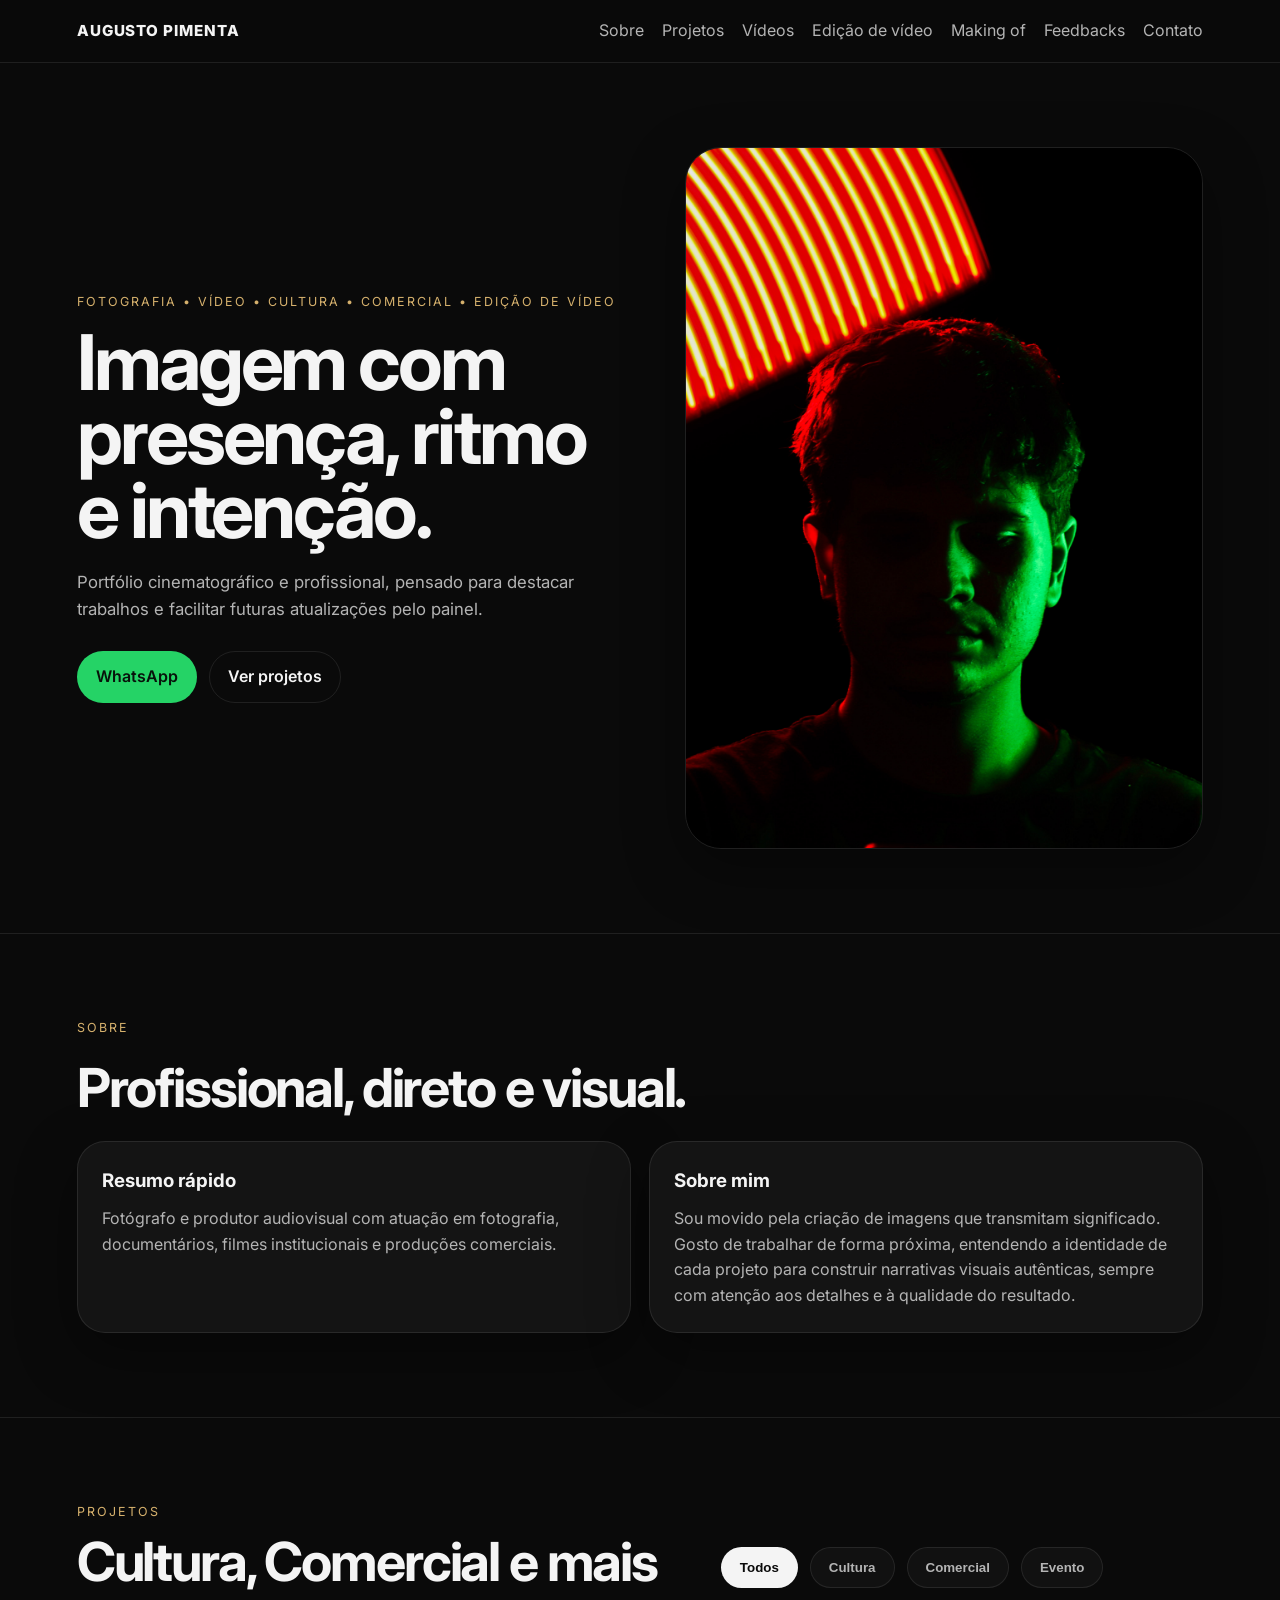
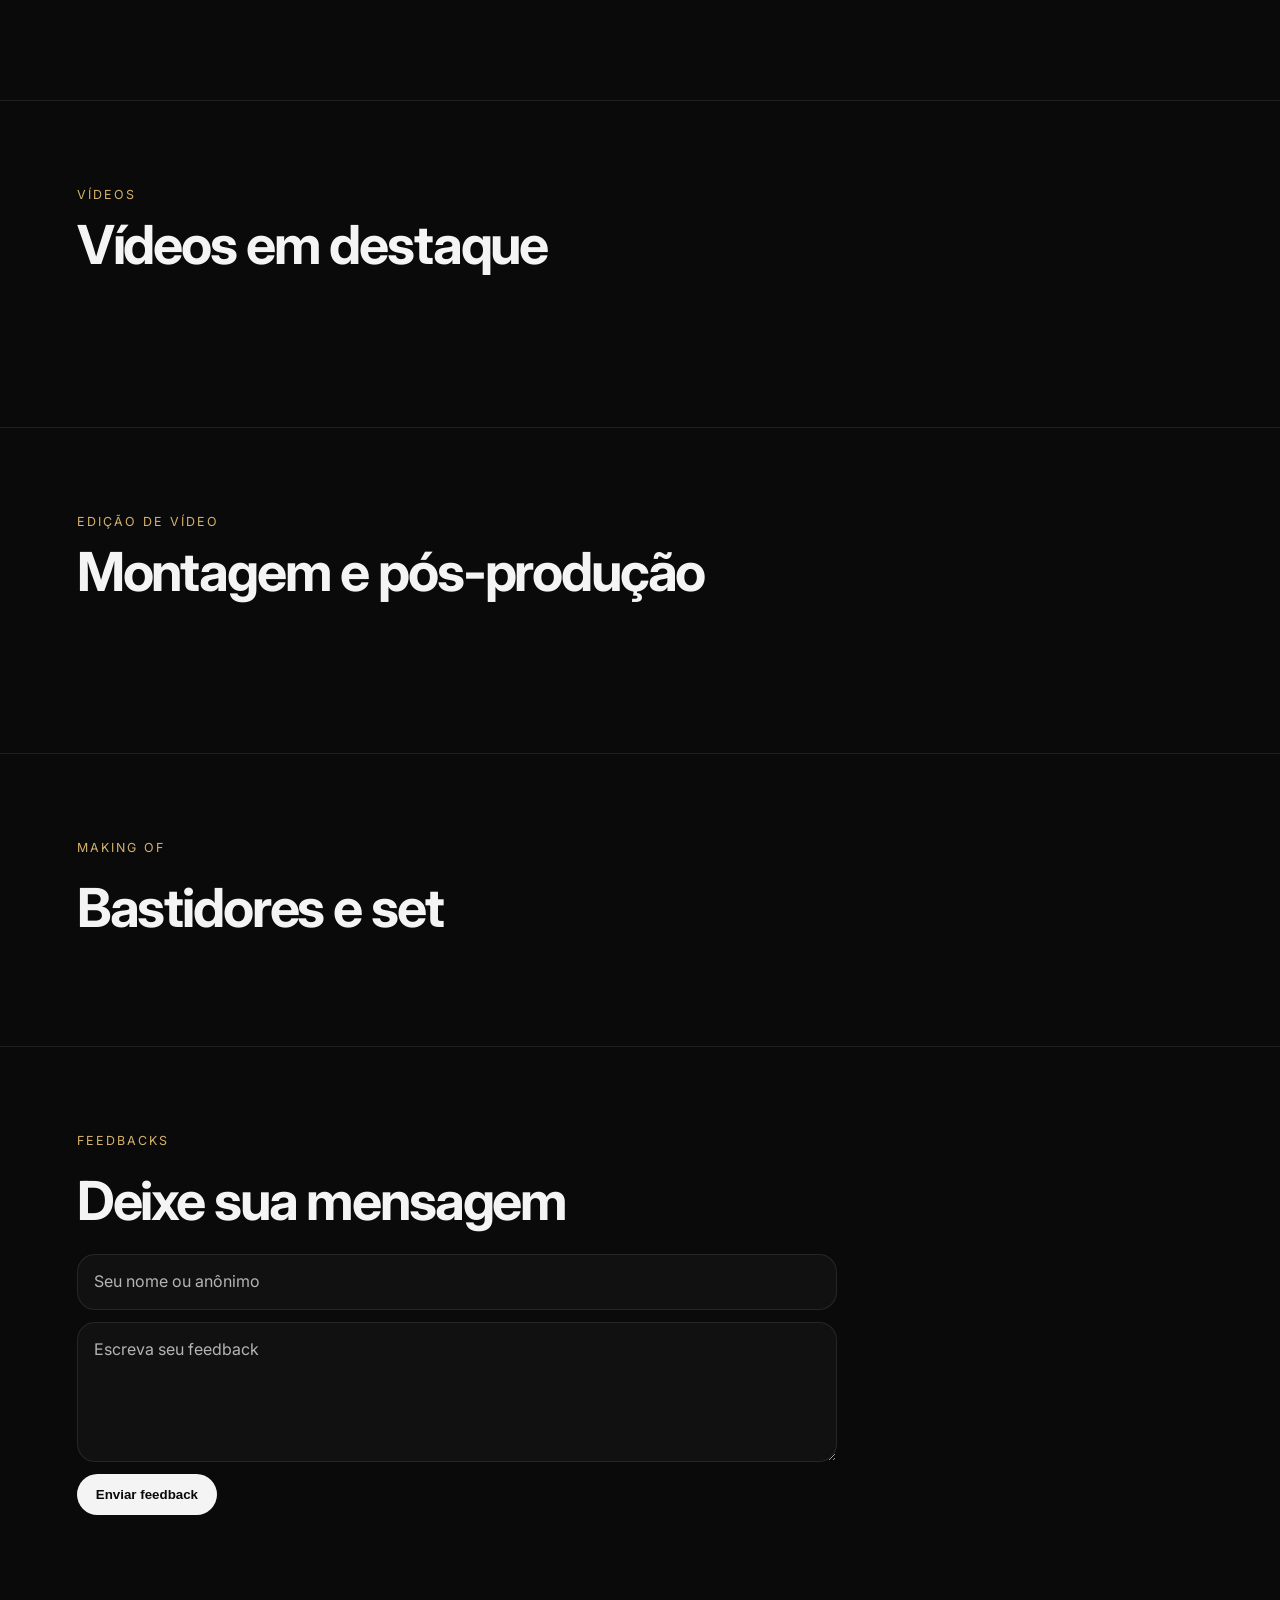
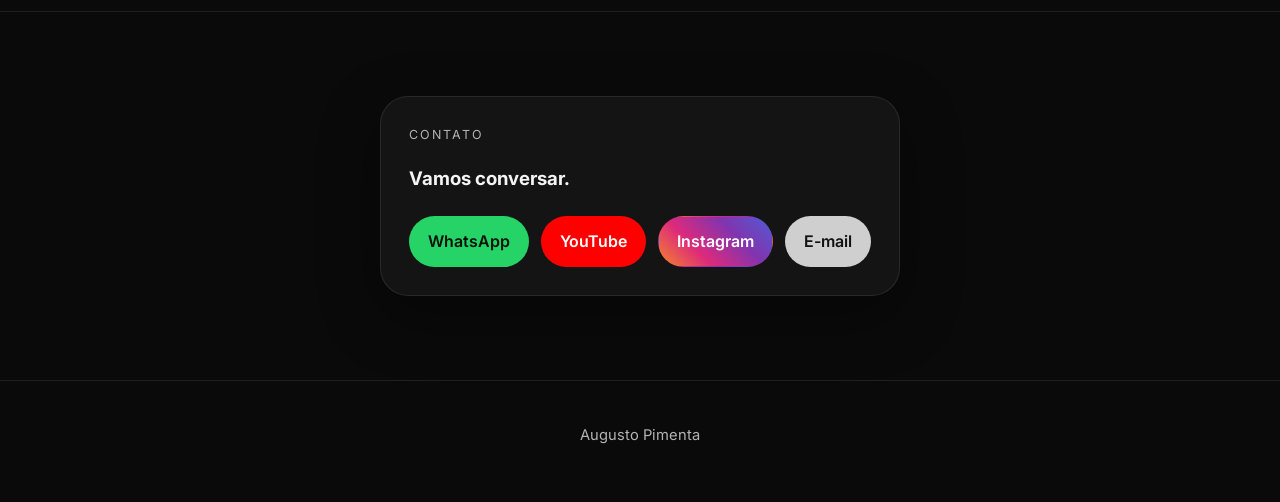
<file: index.html>
<!DOCTYPE html>
<html lang="pt-BR">
<head>
  <script src="https://identity.netlify.com/v1/netlify-identity-widget.js"></script>

  <meta charset="UTF-8" />
  <meta name="viewport" content="width=device-width, initial-scale=1.0" />
  <title>Augusto Pimenta | Fotografia e Vídeo</title>
  <meta name="description" content="Portfólio fotográfico e audiovisual de Augusto Pimenta. Cultura, comercial, vídeos, edição e making of." />
  <meta name="theme-color" content="#0a0a0a" />
  <link rel="preconnect" href="https://fonts.googleapis.com">
  <link rel="preconnect" href="https://fonts.gstatic.com" crossorigin>
  <link href="https://fonts.googleapis.com/css2?family=Inter:wght@300;400;500;600;700;800&display=swap" rel="stylesheet">
  <link rel="stylesheet" href="style.css" />
</head>
<body>
  <header class="header">
    <a class="logo" href="#home">Augusto Pimenta</a>

    <button class="menu-btn" aria-label="Abrir menu" aria-expanded="false" aria-controls="menu">
      <span></span>
      <span></span>
      <span></span>
    </button>

    <nav id="menu" class="menu">
      <a href="#sobre">Sobre</a>
      <a href="#projetos">Projetos</a>
      <a href="#videos">Vídeos</a>
      <a href="#edicoes">Edição de vídeo</a>
      <a href="#makingof">Making of</a>
      <a href="#feedbacks">Feedbacks</a>
      <a href="#contato">Contato</a>
    </nav>
  </header>

  <main>
    <section id="home" class="hero">
      <div class="hero-content">
        <p class="eyebrow">Fotografia • Vídeo • Cultura • Comercial • Edição de vídeo</p>
        <h1>Imagem com presença, ritmo e intenção.</h1>
        <p class="hero-text">Portfólio cinematográfico e profissional, pensado para destacar trabalhos e facilitar futuras atualizações pelo painel.</p>

        <div class="hero-actions">
          <a class="btn btn-light wa" href="https://wa.me/5528999917734" target="_blank" rel="noreferrer">WhatsApp</a>
          <a class="btn btn-outline" href="#projetos">Ver projetos</a>
        </div>
      </div>

      <div class="hero-image">
        <img src="foto.augusto.jpg" alt="Foto de Augusto Pimenta" />
      </div>
    </section>

    <section id="sobre" class="section">
      <div class="section-head">
        <p class="eyebrow">Sobre</p>
        <h2>Profissional, direto e visual.</h2>
      </div>

      <div class="about-grid">
        <article class="card">
          <h3>Resumo rápido</h3>
          <p>Fotógrafo e produtor audiovisual com atuação em fotografia, documentários, filmes institucionais e produções comerciais.</p>
        </article>

        <article class="card">
          <h3>Sobre mim</h3>
          <p>Sou movido pela criação de imagens que transmitam significado. Gosto de trabalhar de forma próxima, entendendo a identidade de cada projeto para construir narrativas visuais autênticas, sempre com atenção aos detalhes e à qualidade do resultado.</p>
        </article>
      </div>
    </section>

    <section id="projetos" class="section">
      <div class="section-head section-head-row">
        <div>
          <p class="eyebrow">Projetos</p>
          <h2>Cultura, Comercial e mais</h2>
        </div>

        <div class="filters" role="tablist" aria-label="Filtros de projetos">
  <button class="filter is-active" data-filter="all" type="button">Todos</button>
  <button class="filter" data-filter="cultura" type="button">Cultura</button>
  <button class="filter" data-filter="comercial" type="button">Comercial</button>
  <button class="filter" data-filter="evento" type="button">Evento</button>
</div>

      <div class="projects-grid" id="projectsGrid">
        <!-- Projetos carregados via CMS -->
      </div>
    </section>

    <section id="videos" class="section">
      <div class="section-head section-head-row">
        <div>
          <p class="eyebrow">Vídeos</p>
          <h2>Vídeos em destaque</h2>
        </div>
      </div>

      <div class="video-carousel">
        <button class="video-arrow left" type="button" id="videoPrev" aria-label="Voltar vídeos">←</button>
        <div class="video-track-wrap">
          <div class="video-track" id="videoTrack">
            <!-- Vídeos carregados via CMS -->
          </div>
        </div>
        <button class="video-arrow right" type="button" id="videoNext" aria-label="Avançar vídeos">→</button>
      </div>
    </section>

    <section id="edicoes" class="section">
      <div class="section-head section-head-row">
        <div>
          <p class="eyebrow">Edição de vídeo</p>
          <h2>Montagem e pós-produção</h2>
        </div>
      </div>

      <div class="video-carousel">
        <button class="video-arrow left" type="button" id="editPrev" aria-label="Voltar edições">←</button>
        <div class="video-track-wrap">
          <div class="video-track" id="editTrack">
            <!-- Edições carregadas via CMS -->
          </div>
        </div>
        <button class="video-arrow right" type="button" id="editNext" aria-label="Avançar edições">→</button>
      </div>
    </section>

    <section id="makingof" class="section">
      <div class="section-head">
        <p class="eyebrow">Making of</p>
        <h2>Bastidores e set</h2>
      </div>

      <div class="projects-grid" id="makingofGrid">
        <!-- Making of carregado via CMS -->
      </div>
    </section>

    <section id="feedbacks" class="section">
      <div class="section-head">
        <p class="eyebrow">Feedbacks</p>
        <h2>Deixe sua mensagem</h2>
      </div>

      <form class="feedback-form" id="feedbackForm">
        <input type="text" name="name" placeholder="Seu nome ou anônimo" required />
        <textarea name="message" placeholder="Escreva seu feedback" required></textarea>
        <button type="submit">Enviar feedback</button>
        <p id="feedbackStatus" class="feedback-status"></p>
      </form>
    </section>

    <section id="contato" class="section contact-section">
      <div class="contact-card">
        <p class="eyebrow">Contato</p>
        <h3>Vamos conversar.</h3>
        <div class="contact-links">
          <a class="wa" href="https://wa.me/5528999917734" target="_blank" rel="noreferrer">WhatsApp</a>
          <a class="yt" href="https://youtube.com/@oaugustopimenta?si=_Ea7dJoPPsUGE8cD" target="_blank" rel="noreferrer">YouTube</a>
          <a class="ig" href="https://www.instagram.com/augustopfotos?igsh=a29ldHF5aHIzNDR5" target="_blank" rel="noreferrer">Instagram</a>
          <a class="mail" href="mailto:oaugustopimenta@gmail.com">E-mail</a>
        </div>
      </div>
    </section>
  </main>

  <footer class="footer">
    <p>Augusto Pimenta</p>
  </footer>

  <script src="script.js"></script>

  <script>
  if (window.netlifyIdentity) {
    window.netlifyIdentity.on("init", function (user) {
      if (!user) {
        window.netlifyIdentity.on("login", function () {
          window.location.href = "/admin/";
        });
      }
    });
  }
</script>

</body>
</html>
</file>
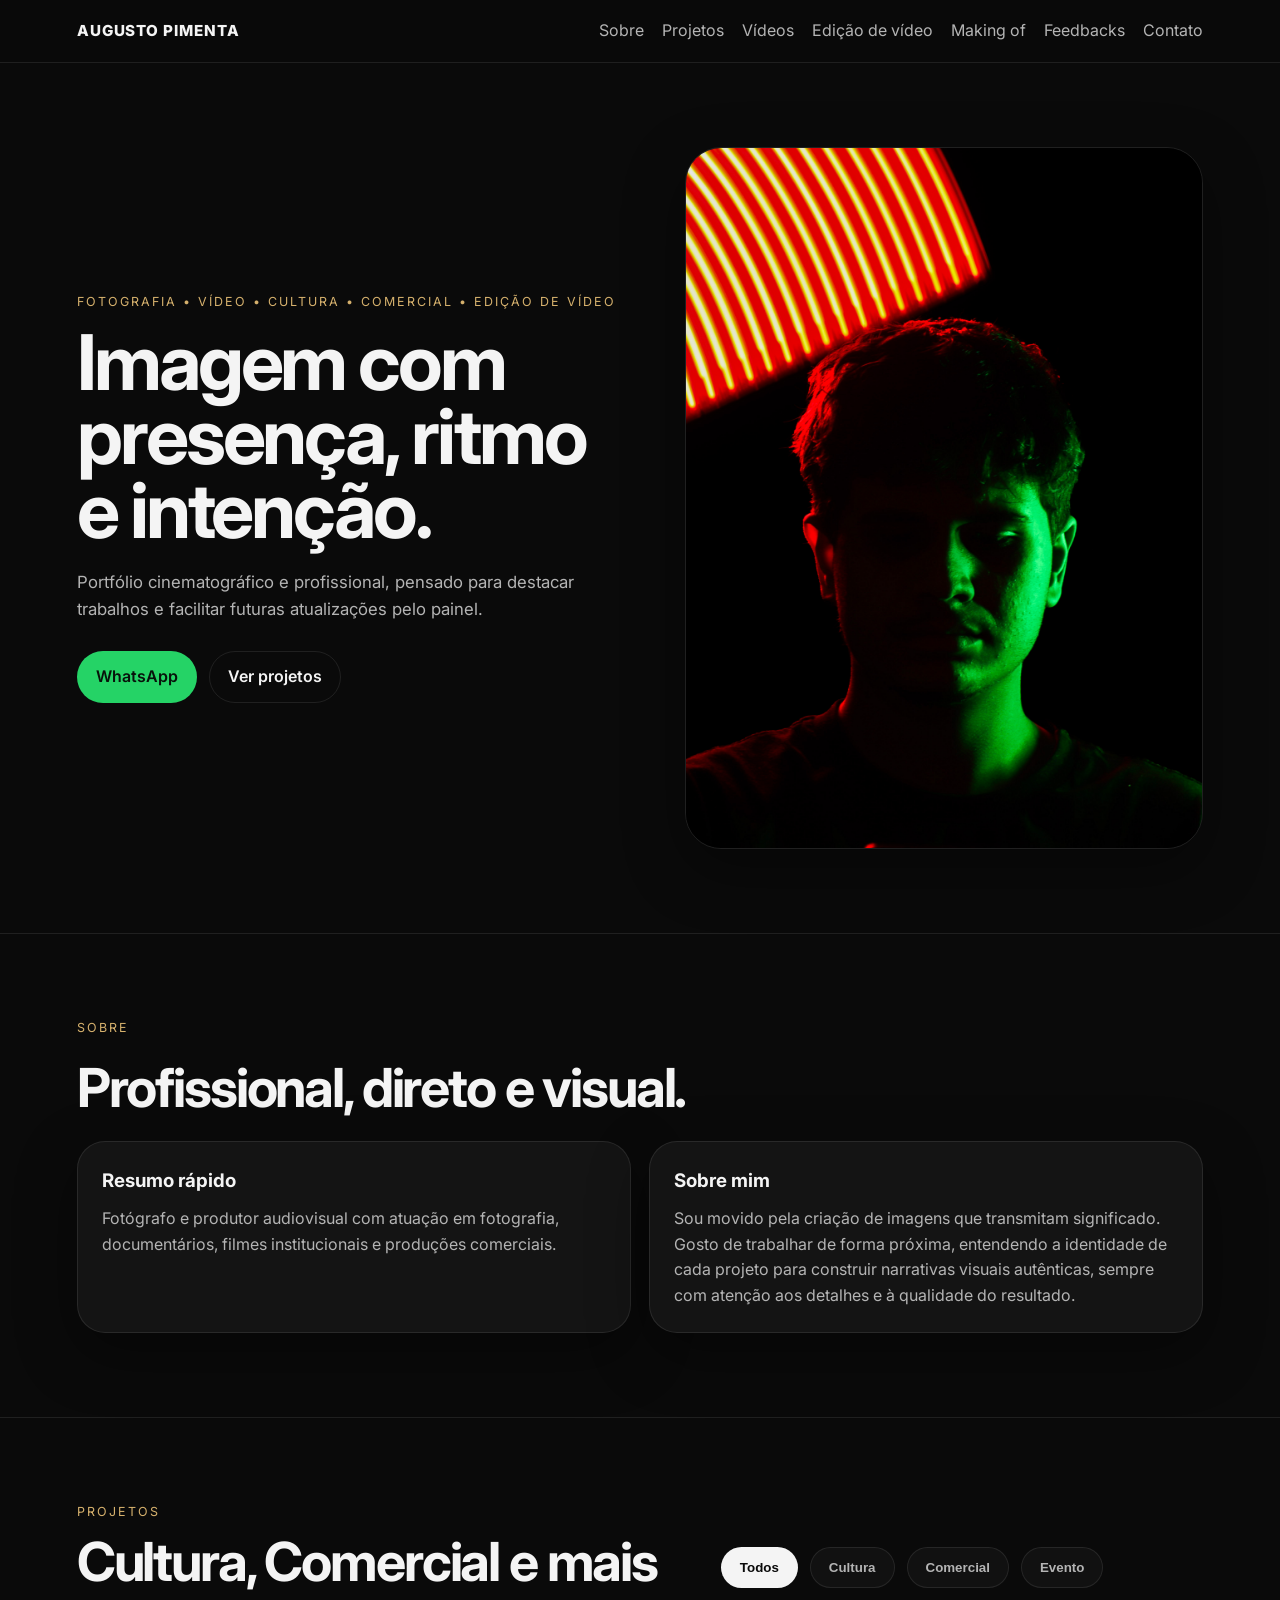
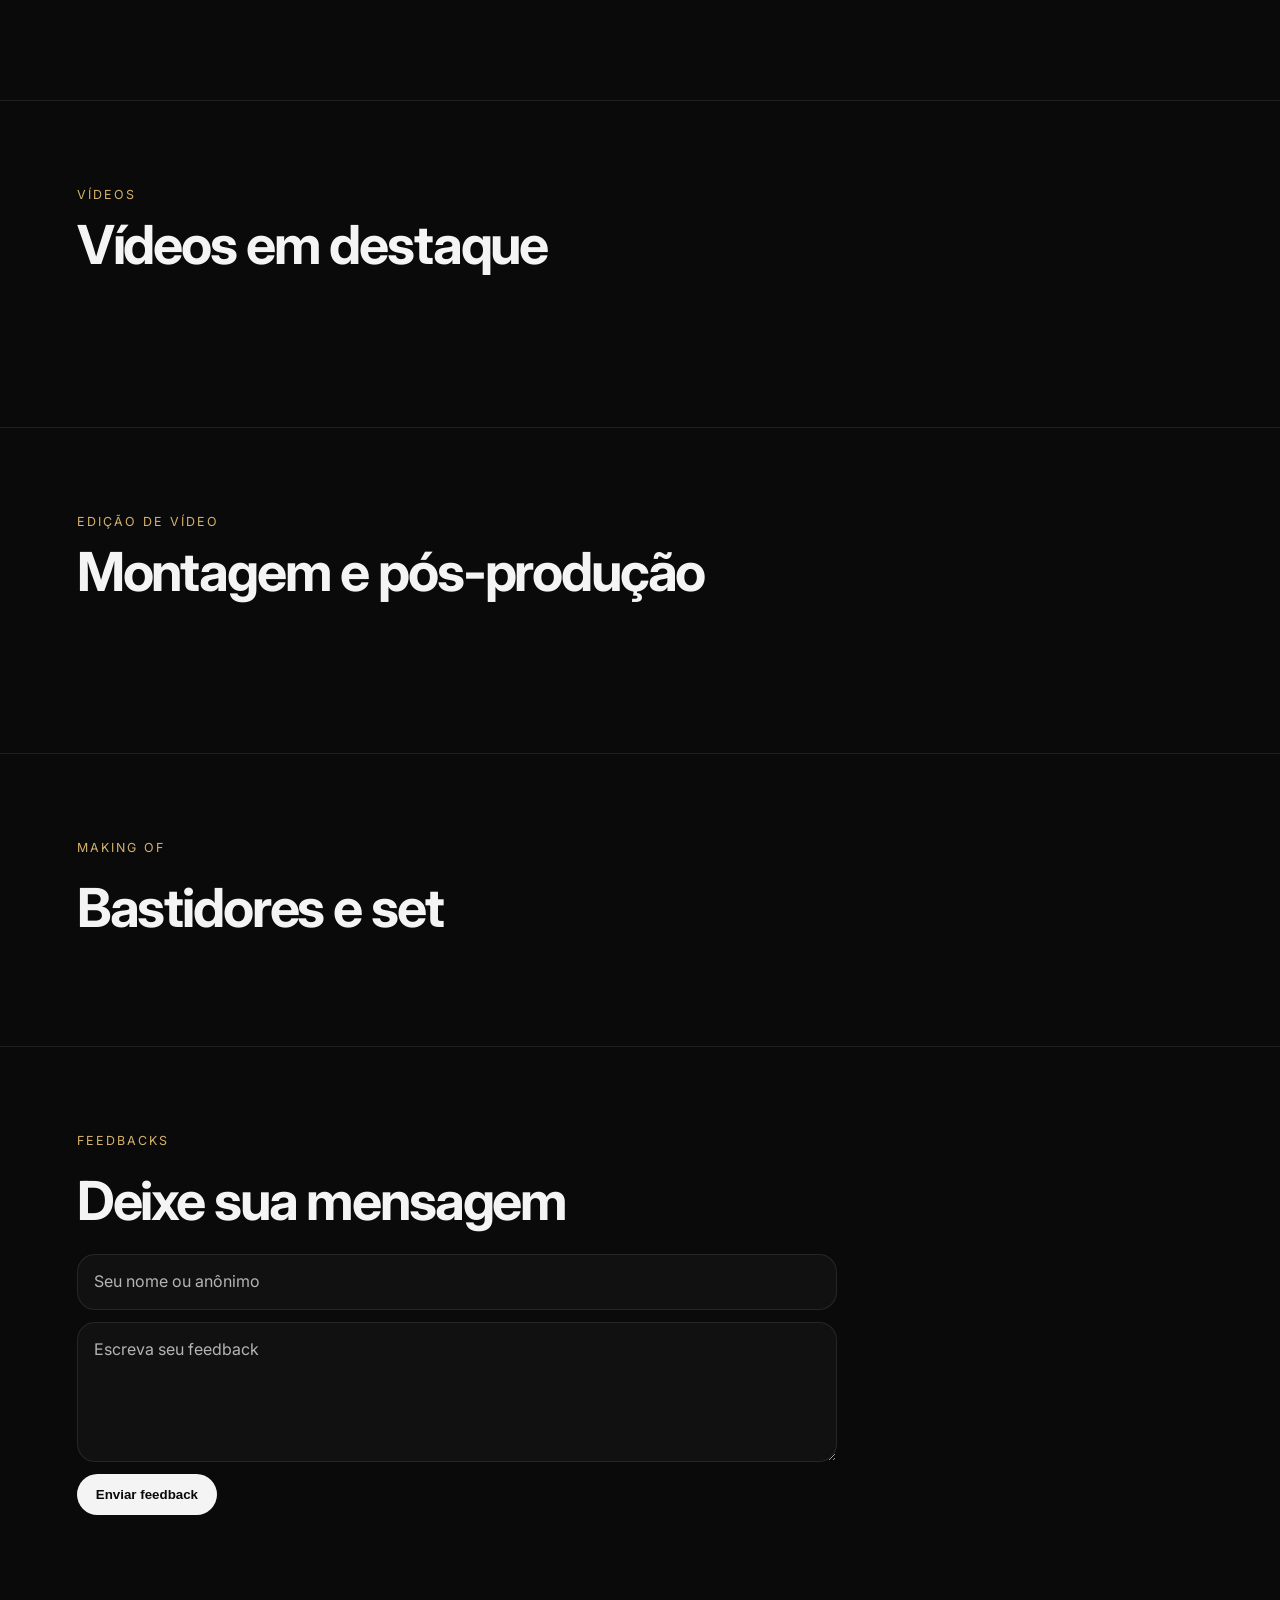
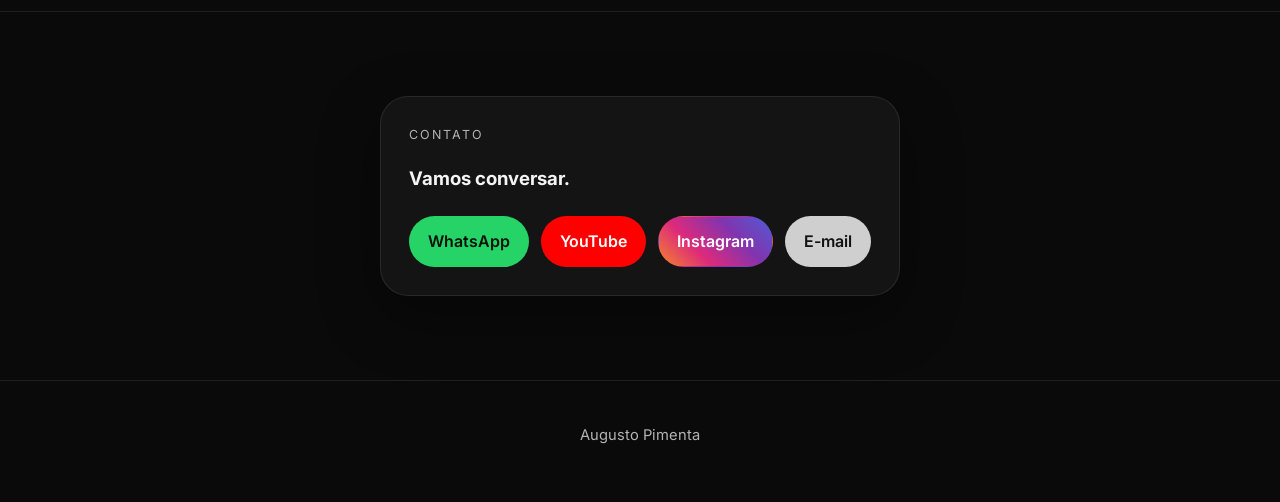
<file: making-of.html>
<!DOCTYPE html>
<html lang="pt-BR">
<head>
  <meta charset="UTF-8" />
  <meta name="viewport" content="width=device-width, initial-scale=1.0" />
  <title>Making of | Augusto Pimenta</title>
  <meta name="theme-color" content="#0a0a0a" />
  <link rel="preconnect" href="https://fonts.googleapis.com">
  <link rel="preconnect" href="https://fonts.gstatic.com" crossorigin>
  <link href="https://fonts.googleapis.com/css2?family=Inter:wght@300;400;500;600;700;800&display=swap" rel="stylesheet">
  <link rel="stylesheet" href="style.css" />
</head>
<body>
  <header class="header">
    <a class="logo" href="index.html#home">Augusto Pimenta</a>
    <nav class="menu static-menu">
      <a href="index.html#sobre">Sobre</a>
      <a href="index.html#projetos">Projetos</a>
      <a href="index.html#videos">Vídeos</a>
      <a href="index.html#edicoes">Edição de vídeo</a>
      <a href="index.html#makingof">Making of</a>
      <a href="index.html#contato">Contato</a>
    </nav>
  </header>

  <main class="project-page">
    <a class="back-link" href="index.html#makingof">← Voltar para making of</a>

    <section class="project-hero">
      <p class="eyebrow">Making of</p>
      <h1 id="makingTitle"></h1>
      <p id="makingDescription" class="hero-text"></p>
    </section>

    <section class="project-gallery" id="makingGallery"></section>
  </main>
<script src="makingof.js"></script>

</body>
</html>
</file>
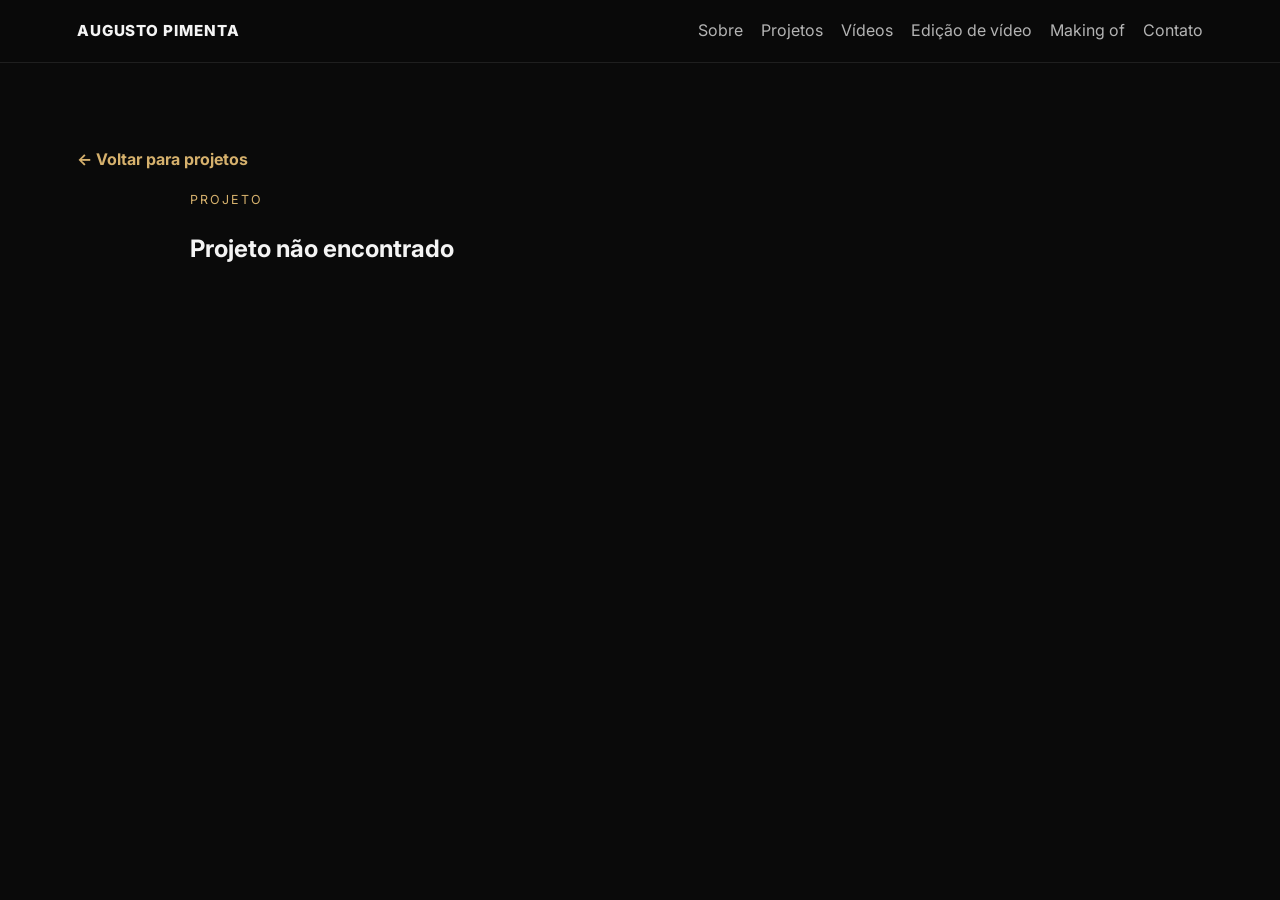
<file: project.html>
<!DOCTYPE html>
<html lang="pt-BR">
<head>
  <meta charset="UTF-8" />
  <meta name="viewport" content="width=device-width, initial-scale=1.0" />
  <title>Projeto | Augusto Pimenta</title>
  <meta name="theme-color" content="#0a0a0a" />
  <link rel="preconnect" href="https://fonts.googleapis.com">
  <link rel="preconnect" href="https://fonts.gstatic.com" crossorigin>
  <link href="https://fonts.googleapis.com/css2?family=Inter:wght@300;400;500;600;700;800&display=swap" rel="stylesheet">
  <link rel="stylesheet" href="style.css" />
</head>
<body>
  <header class="header">
    <a class="logo" href="index.html#home">Augusto Pimenta</a>
    <nav class="menu static-menu">
      <a href="index.html#sobre">Sobre</a>
      <a href="index.html#projetos">Projetos</a>
      <a href="index.html#videos">Vídeos</a>
      <a href="index.html#edicoes">Edição de vídeo</a>
      <a href="index.html#makingof">Making of</a>
      <a href="index.html#contato">Contato</a>
    </nav>
  </header>

  <main class="project-page">
    <a class="back-link" href="index.html#projetos">← Voltar para projetos</a>

    <section class="project-hero">
      <p class="eyebrow">Projeto</p>
      <h1 id="projectTitle"></h1>
      <p id="projectDescription" class="hero-text"></p>
    </section>

    <section class="project-gallery" id="projectGallery"></section>
  </main>

  <script src="project.js"></script>
</body>
</html>
</file>
<file: style.css>
:root{
  --bg:#0a0a0a;
  --bg-soft:#111111;
  --bg-card:#141414;
  --text:#f4f4f4;
  --muted:#b4b4b4;
  --line:rgba(255,255,255,.09);
  --accent:#d6b16d;
  --shadow:0 20px 60px rgba(0,0,0,.4);
  --radius:28px;
  --wa:#25d366;
  --yt:#ff0000;
  --ig1:#f58529;
  --ig2:#dd2a7b;
  --ig3:#8134af;
  --ig4:#515bd4;
  --mail:#cfcfcf;
}

*{box-sizing:border-box}
html{scroll-behavior:smooth}
body{
  margin:0;
  font-family:"Inter",system-ui,sans-serif;
  background:var(--bg);
  color:var(--text);
  line-height:1.6;
}

a{color:inherit;text-decoration:none}
img{max-width:100%;display:block}

.header{
  position:sticky;
  top:0;
  z-index:50;
  display:flex;
  align-items:center;
  justify-content:space-between;
  gap:20px;
  padding:18px 6vw;
  background:rgba(10,10,10,.82);
  backdrop-filter:blur(14px);
  border-bottom:1px solid var(--line);
}

.logo{
  font-weight:800;
  letter-spacing:.06em;
  text-transform:uppercase;
  font-size:.95rem;
}

.menu{
  display:flex;
  align-items:center;
  gap:18px;
}

.menu a{
  color:var(--muted);
  transition:.2s ease;
}

.menu a:hover{
  color:var(--text);
}

.menu-btn{
  display:none;
  width:44px;
  height:44px;
  border:1px solid var(--line);
  background:var(--bg-soft);
  border-radius:14px;
  padding:10px;
}

.menu-btn span{
  display:block;
  height:2px;
  width:100%;
  background:var(--text);
  margin:5px 0;
}

.hero,
.section{
  padding:84px 6vw;
}

.hero{
  display:grid;
  grid-template-columns:1.05fr .95fr;
  gap:36px;
  align-items:center;
  min-height:calc(100vh - 80px);
}

.eyebrow{
  margin:0 0 14px;
  color:var(--accent);
  text-transform:uppercase;
  letter-spacing:.16em;
  font-size:.78rem;
}

.hero h1,
.section h2{
  margin:0;
  line-height:.96;
  letter-spacing:-.04em;
}

.hero h1{
  font-size:clamp(2.8rem,6vw,6.2rem);
  max-width:11ch;
}

.section h2{
  font-size:clamp(2rem,4.2vw,3.8rem);
}

.hero-text{
  max-width:58ch;
  color:var(--muted);
  margin:22px 0 0;
  font-size:1.05rem;
}

.hero-actions,
.contact-links,
.filters{
  display:flex;
  flex-wrap:wrap;
  gap:12px;
}

.hero-actions{
  margin-top:28px;
}

.btn,
.contact-links a,
.filters button,
.feedback-form button{
  border-radius:999px;
  padding:12px 18px;
  font-weight:600;
  border:1px solid var(--line);
  transition:.2s ease;
  cursor:pointer;
}

.btn:hover,
.contact-links a:hover,
.filters button:hover,
.project-card:hover,
.gallery-item:hover,
.feedback-form button:hover{
  transform:translateY(-3px);
}

.btn-light{
  background:var(--text);
  color:var(--bg);
}

.btn-outline{
  background:transparent;
  color:var(--text);
}

.btn.wa{
  background:var(--wa);
  color:#08120b;
  border-color:transparent;
}

.hero-image img{
  width:100%;
  height:min(78vh,760px);
  object-fit:cover;
  border-radius:36px;
  box-shadow:var(--shadow);
  border:1px solid var(--line);
}

.section{
  border-top:1px solid var(--line);
}

.section-head{
  display:grid;
  gap:10px;
  margin-bottom:28px;
}

.section-head-row{
  display:flex;
  justify-content:space-between;
  align-items:end;
  gap:20px;
  flex-wrap:wrap;
}

.about-grid,
.projects-grid{
  display:grid;
  gap:18px;
}

.about-grid{grid-template-columns:repeat(2,minmax(0,1fr))}
.projects-grid{grid-template-columns:repeat(3,minmax(0,1fr))}

.card,
.project-card,
.contact-card{
  background:linear-gradient(180deg, rgba(255,255,255,.02), rgba(255,255,255,.01));
  border:1px solid var(--line);
  border-radius:var(--radius);
  box-shadow:var(--shadow);
}

.card{
  padding:24px;
  background:var(--bg-card);
}

.card h3,
.project-info h3{
  margin:0 0 10px;
}

.card p,
.project-info p,
.contact-card p{
  color:var(--muted);
  margin:0;
}

.project-card{
  overflow:hidden;
  background:var(--bg-soft);
  transition:transform .2s ease, border-color .2s ease;
}

.project-card img{
  width:100%;
  height:280px;
  object-fit:cover;
}

.project-info{
  padding:20px;
}

.tag{
  color:var(--accent);
  text-transform:uppercase;
  letter-spacing:.14em;
  font-size:.75rem;
  margin:0 0 10px;
}

.filters button{
  background:var(--bg-soft);
  color:var(--muted);
}

.filters button.is-active{
  background:var(--text);
  color:var(--bg);
}

.project-card.hidden{
  display:none;
}

/* carrossel */

.video-carousel{
  position:relative;
  display:flex;
  align-items:center;
  gap:16px;
}

.video-track-wrap{
  overflow:hidden;
  flex:1;
}

.video-track{
  display:flex;
  gap:18px;
  transition:transform .45s ease;
  will-change:transform;
}

.video-card{
  flex:0 0 calc(33.333% - 12px);
  position:relative;
}

.video-card img{
  width:100%;
  height:280px;
  object-fit:cover;
}

.video-overlay{
  position:absolute;
  inset:auto 0 0 0;
  padding:18px;
  min-height:96px;
  display:flex;
  align-items:flex-end;
  background:linear-gradient(to top, rgba(0,0,0,.82), rgba(0,0,0,.18), transparent);
  opacity:.95;
  transition:background .25s ease, opacity .25s ease;
}

.video-overlay h3{
  margin:0;
  color:#fff;
  font-size:1.05rem;
}

.video-card:hover .video-overlay{
  background:linear-gradient(to top, rgba(0,0,0,.92), rgba(0,0,0,.30), transparent);
}

.video-arrow{
  width:44px;
  height:44px;
  border-radius:999px;
  border:1px solid var(--line);
  background:var(--bg-soft);
  color:var(--text);
  cursor:pointer;
  display:flex;
  align-items:center;
  justify-content:center;
  flex:0 0 auto;
  z-index:2;
}

.video-arrow.is-hidden{
  visibility:hidden;
  opacity:0;
  pointer-events:none;
}

.feedback-form{
  display:grid;
  gap:12px;
  max-width:760px;
}

.feedback-form input,
.feedback-form textarea{
  width:100%;
  padding:14px 16px;
  border-radius:18px;
  border:1px solid var(--line);
  background:var(--bg-soft);
  color:var(--text);
  font:inherit;
  outline:none;
  -webkit-appearance:none;
  appearance:none;
}

.feedback-form input::placeholder,
.feedback-form textarea::placeholder{
  color:var(--muted);
}

.feedback-form input:focus,
.feedback-form textarea:focus{
  border-color:var(--accent);
  box-shadow:0 0 0 3px rgba(214,177,109,.15);
}

.feedback-form textarea{
  min-height:140px;
  resize:vertical;
}

.feedback-form button{
  width:fit-content;
  background:var(--text);
  color:var(--bg);
}

.feedback-status{
  margin:0;
  color:var(--muted);
}

.contact-card{
  padding:28px;
  max-width:860px;
  background:var(--bg-card);
}

.contact-links{
  margin-top:22px;
  display:flex;
  flex-wrap:wrap;
  gap:12px;
}

.contact-links a{
  border-color:transparent;
}

.contact-links a.wa{background:var(--wa);color:#08120b}
.contact-links a.yt{background:var(--yt);color:#fff}
.contact-links a.ig{background:linear-gradient(45deg,var(--ig1),var(--ig2),var(--ig3),var(--ig4));color:#fff}
.contact-links a.mail{background:var(--mail);color:#111}

.contact-section{
  display:flex;
  justify-content:center;
}

.footer{
  padding:28px 6vw 40px;
  border-top:1px solid var(--line);
  color:var(--muted);
  display:flex;
  justify-content:center;
  gap:10px;
  font-size:.92rem;
}

.project-page{
  padding:84px 6vw;
}

.project-hero{
  max-width:900px;
  margin:0 auto 36px;
}

.project-gallery{
  max-width:1200px;
  margin:0 auto;
  display:grid;
  grid-template-columns:repeat(auto-fit,minmax(240px,1fr));
  gap:18px;
}

.project-gallery .gallery-item{
  min-height:220px;
}

.back-link{
  display:inline-block;
  margin:0 0 18px;
  color:var(--accent);
  font-weight:700;
}

.static-menu{
  display:flex;
}

@media (max-width: 1100px){
  .projects-grid{
    grid-template-columns:repeat(2,minmax(0,1fr));
  }

  .video-card{
    flex:0 0 calc(50% - 9px);
  }
}

@media (max-width: 980px){
  .hero,
  .about-grid,
  .projects-grid{
    grid-template-columns:1fr;
  }

  .hero{
    min-height:auto;
    padding-top:44px;
  }

  .video-card{
    flex:0 0 calc(50% - 9px);
  }
}

@media (max-width: 760px){
  .menu-btn{
    display:block;
  }

  .menu{
    position:absolute;
    top:78px;
    left:6vw;
    right:6vw;
    display:none;
    flex-direction:column;
    align-items:flex-start;
    padding:18px;
    border:1px solid var(--line);
    background:rgba(17,17,17,.98);
    border-radius:24px;
  }

  .menu.is-open{
    display:flex;
  }

  .section,
  .hero,
  .project-page{
    padding-left:5vw;
    padding-right:5vw;
  }

  .hero h1{
    max-width:100%;
  }

  .video-carousel{
    gap:10px;
  }

  .video-card{
    flex:0 0 100%;
  }

  .footer{
    flex-direction:column;
  }
}
</file>
